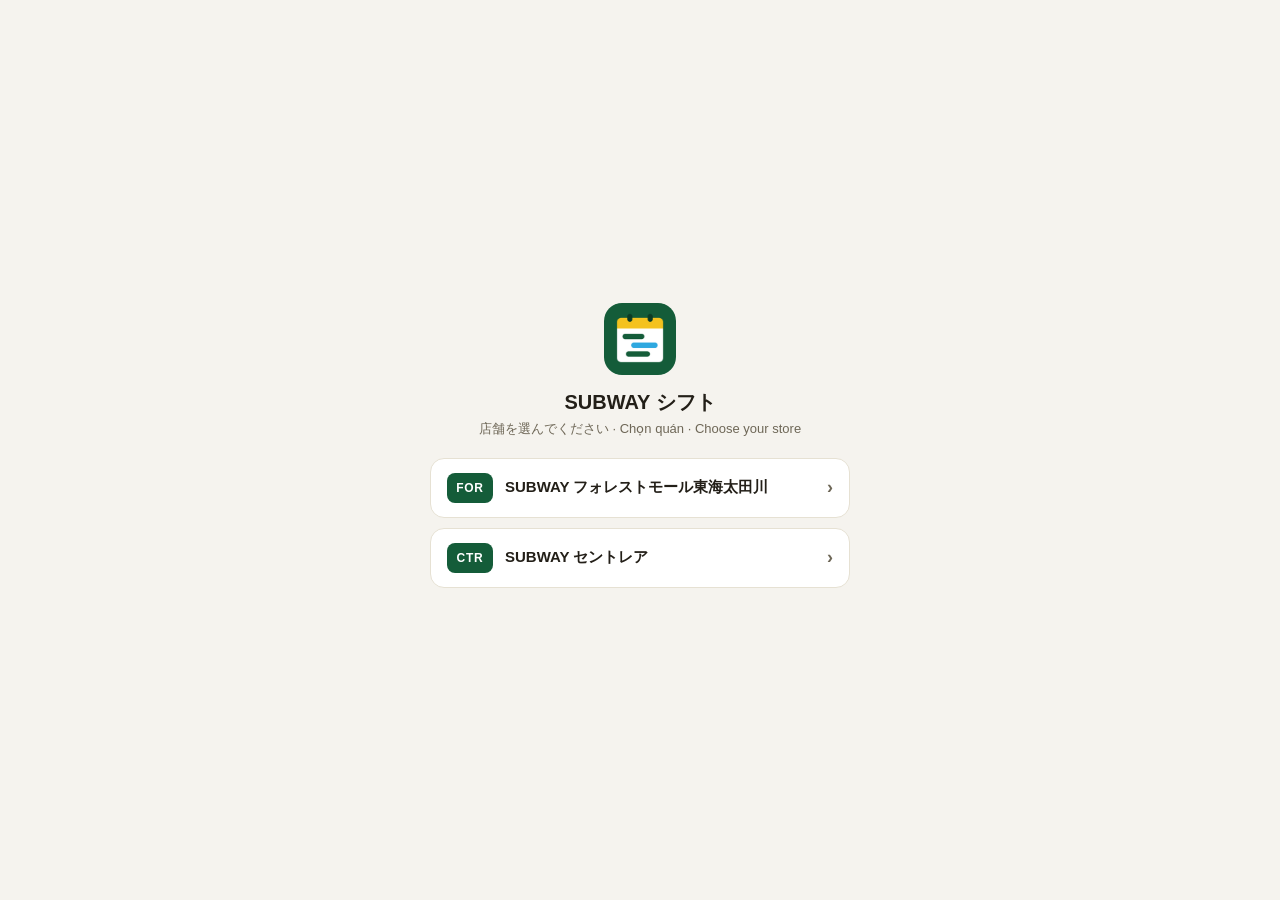
<file: index.html>
<!DOCTYPE html>
<html lang="ja">
<head>
<meta charset="UTF-8">
<meta name="viewport" content="width=device-width, initial-scale=1">
<title>SUBWAY シフト</title>
<meta name="theme-color" content="#145C39">
<link rel="manifest" href="manifest.webmanifest">
<link rel="icon" href="icons/icon-32.png">
<link rel="apple-touch-icon" href="icons/icon-180.png">
<script src="config.js?v=142ab46779"></script>
<style>
  :root{--green:#145C39;--green-dk:#0C3B25;--ink:#231F18;--muted:#6E6757;--line:#E6E1D3;--card:#fff;--bg:#F5F3EE;}
  @media (prefers-color-scheme: dark){ :root{--ink:#F1EFE9;--muted:#A8A294;--line:#3A372F;--card:#1E1D1A;--bg:#121210;} }
  *{box-sizing:border-box;} html,body{margin:0;}
  body{font-family:-apple-system,BlinkMacSystemFont,"Hiragino Sans","Noto Sans JP","Segoe UI",Roboto,sans-serif;background:var(--bg);color:var(--ink);min-height:100vh;display:flex;align-items:center;justify-content:center;padding:24px 16px;}
  .box{width:100%;max-width:420px;text-align:center;}
  .logo{width:72px;height:72px;border-radius:18px;margin:0 auto 14px;display:block;}
  h1{font-size:20px;margin:0 0 4px;} p{color:var(--muted);font-size:13px;margin:0 0 20px;}
  .st{display:flex;align-items:center;gap:12px;width:100%;text-align:left;background:var(--card);border:1px solid var(--line);border-radius:14px;padding:14px 16px;margin:0 0 10px;color:inherit;text-decoration:none;font-size:15px;font-weight:700;}
  .st:hover{border-color:var(--green);} .st.is-last{border-color:var(--green);box-shadow:0 0 0 1px var(--green) inset;}
  .st b{display:inline-flex;align-items:center;justify-content:center;min-width:46px;height:30px;border-radius:8px;background:var(--green);color:#fff;font-size:12px;letter-spacing:.06em;}
  .st span{flex:1;} .st i{font-style:normal;color:var(--muted);font-size:18px;}
  .err{color:#C1443D;font-size:13px;}
</style>
</head>
<body>
<div class="box">
  <img class="logo" src="icons/icon-192.png" alt="">
  <h1>SUBWAY シフト</h1>
  <p>店舗を選んでください · Chọn quán · Choose your store</p>
  <div id="list"></div>
</div>
<script>
(function(){
  var S = window.SBW_STORES || [], q = new URLSearchParams(location.search), last = "";
  try { last = localStorage.getItem("sbw.lastStore") || ""; } catch (e){}
  function go(code){ var u = new URLSearchParams(location.search); u.delete("pick"); u.set("s", code); location.replace("app.html?" + u.toString() + location.hash); }
  // Link cũ / chỉ một quán / đã chọn lần trước → vào thẳng (thêm ?pick=1 để luôn hiện danh sách).
  if (q.get("s")) return go(q.get("s"));
  if (!q.get("pick")){
    if (S.length === 1) return go(S[0].code);
    for (var i = 0; i < S.length; i++) if (String(S[i].code).toUpperCase() === last) return go(S[i].code);
  }
  var el = document.getElementById("list");
  if (!S.length){ el.innerHTML = '<div class="err">config.js chưa có quán nào.</div>'; return; }
  el.innerHTML = S.map(function(s){
    var c = String(s.code).toUpperCase();
    var bad = !/^https:\/\/script\.google\.com\//.test(String(s.url || "")) || /DÁN_LINK|PASTE_/.test(String(s.url));
    return '<a class="st' + (c === last ? ' is-last' : '') + '" href="app.html?s=' + encodeURIComponent(c) + '"><b>' + c.replace(/[<>&"]/g, '') + '</b><span>' +
      String(s.name || c).replace(/[<>&"]/g, '') + (bad ? '<br><small class="err">config.js: chưa điền link /exec</small>' : '') + '</span><i>›</i></a>';
  }).join("");
})();
</script>
</body>
</html>
</file>
